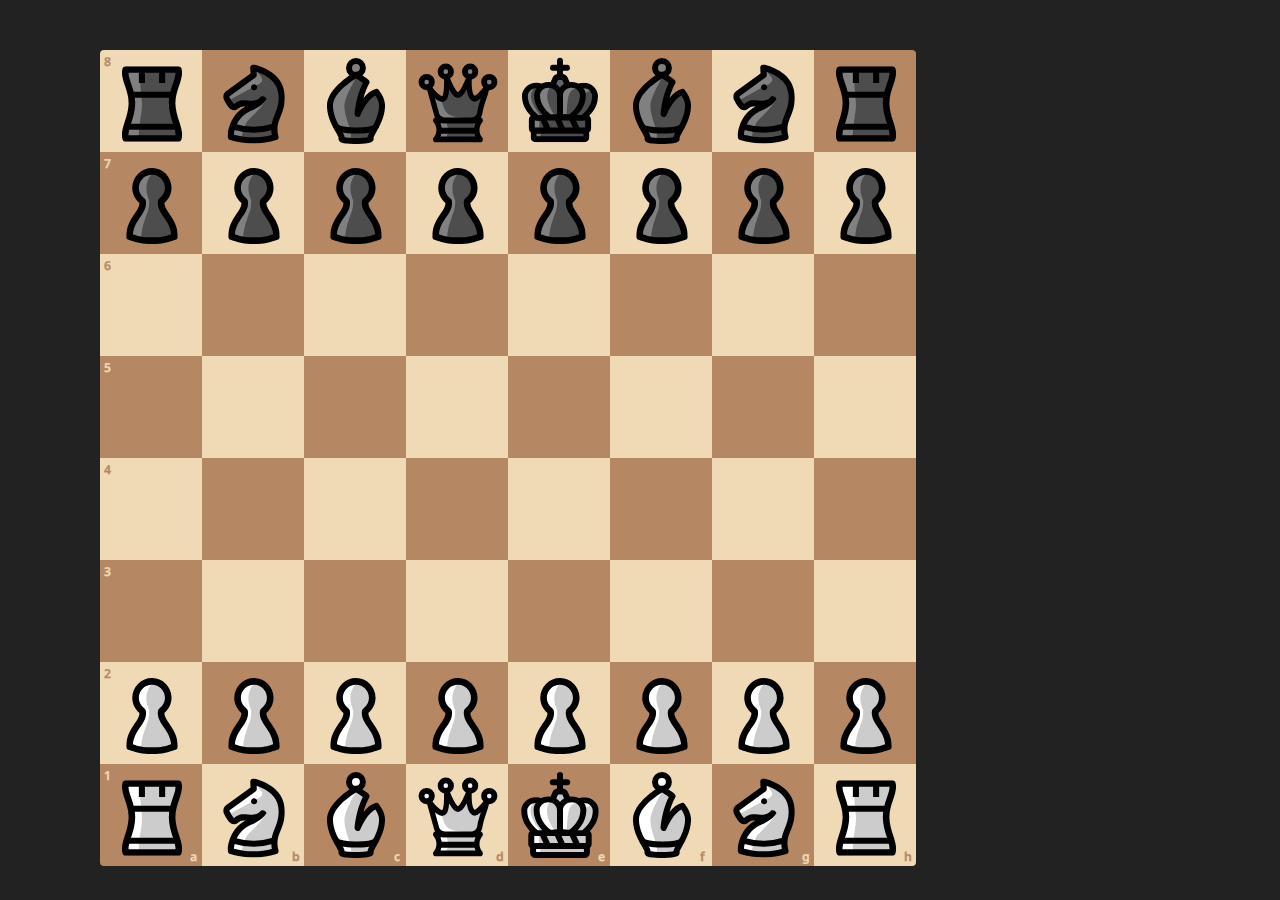
<file: assets/public_html/chess/index.html>
<!DOCTYPE html>
<html>
  <head>
    <meta charset="utf-8" />
    <title>Chess</title>
    <meta name="description" content="Custom chess board with a flexible rule system for easy creation of chess variants using JSON" />
    <meta name="viewport" content="width=device-width, initial-scale=1" />
    <!-- Stylesheets-->
    <link rel="stylesheet" href="css/vars.css" />
    <link rel="stylesheet" href="css/mainStyle.css" />
    <link rel="stylesheet" href="assets/pieces/Skribble.css" id="PieceStyle" />
    <link rel="stylesheet" href="css/Board.css" />
  </head>
  <body>
    <div id="board" class="board" oncontextmenu="return false;"></div>
  </body>
  <!-- JavaScript & JSON files-->
  <script type="text/javascript" src="js/jquery-3.6.1.min.js"></script>
  <script type="text/javascript" src="js/settings.js"></script>
  <script type="text/javascript" src="js/HTML.js"></script>
  <script type="text/javascript" src="js/Game/Game.js"></script>
  <script type="text/javascript" src="js/Game/Chessboard.js"></script>
  <script type="text/javascript" src="js/Game/Move-Generation.js"></script>

  <!-- Rules & Variants-->
  <script type="text/javascript" src="js/Game/Rules/standard.js"></script>

  <!-- main-->
  <script type="text/javascript" src="js/Game/main.js"></script>
</html>
</file>
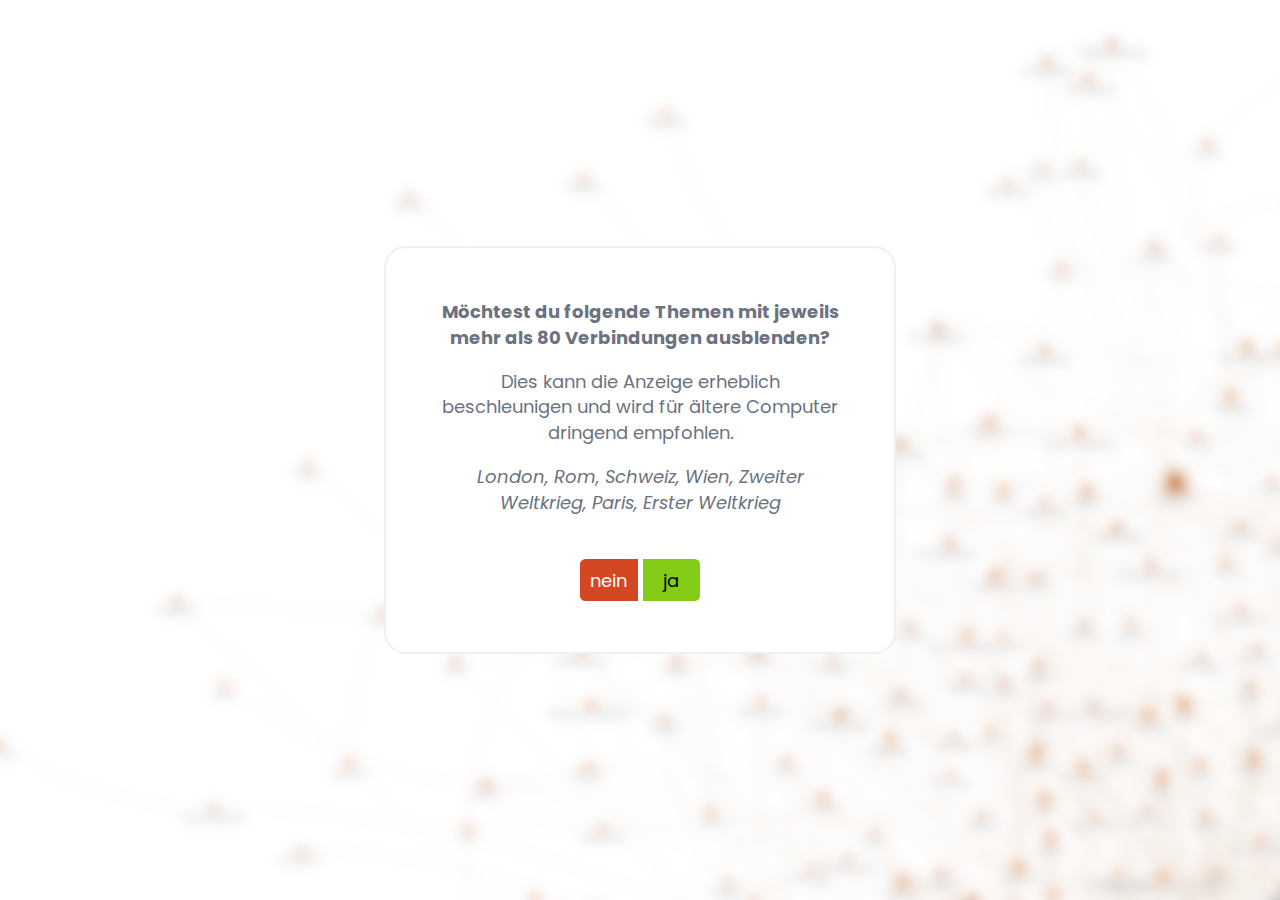
<file: assets/public_html/geschichte/index.html>
<!doctype html>
<html lang="en">
	<head>
		<meta charset="utf-8" />
		<link rel="icon" href="./favicon.png" />
		<meta name="viewport" content="width=device-width, initial-scale=1" />
		
		<link href="./_app/immutable/assets/0.BvjcX0nm.css" rel="stylesheet">
		<link href="./_app/immutable/assets/2.1JEOHauM.css" rel="stylesheet">
		<link rel="modulepreload" href="./_app/immutable/entry/start.B95hxodk.js">
		<link rel="modulepreload" href="./_app/immutable/chunks/entry.vg6_01ck.js">
		<link rel="modulepreload" href="./_app/immutable/chunks/scheduler.Cn-1KA9e.js">
		<link rel="modulepreload" href="./_app/immutable/entry/app.DumaHnsI.js">
		<link rel="modulepreload" href="./_app/immutable/chunks/index.B0-IbUf3.js">
		<link rel="modulepreload" href="./_app/immutable/nodes/0.Bw7M5MM7.js">
		<link rel="modulepreload" href="./_app/immutable/nodes/2.DVXsao-h.js">
	</head>
	<body data-sveltekit-preload-data="hover">
		<div style="display: contents">  <sveltekit:head data-svelte-h="svelte-9tukee"><title>GaG Flickenteppich</title></sveltekit:head> <div id="network" class="w-full h-full"></div> <div id="exclude-container" class="absolute  left-0 top-0 z-50 m-0 h-full w-full bg-white bg-cover bg-no-repeat p-0 text-center text-lg text-gray-500 transition-all duration-200 ease-in-out" style="background-image: url(file:///assets/preview_blurred.png);"><div id="exclude-flex" class="flex items-center justify-center w-full h-full"><section id="exclude-box" class="w-[40%] rounded-3xl border-2 border-light bg-white p-14 text-semilarge"><h3 class="mb-5 font-bold" data-svelte-h="svelte-1th0d6o">Möchtest du folgende Themen mit jeweils mehr als 80 Verbindungen ausblenden?</h3> <p class="mb-5" data-svelte-h="svelte-4mvyjm">Dies kann die Anzeige erheblich beschleunigen und wird für ältere Computer dringend
				empfohlen.</p> <p class="italic">London, Rom, Schweiz, Wien, Zweiter Weltkrieg, Paris, Erster Weltkrieg</p> <div class="mx-auto mb-0 mt-12 w-[95%] leading-normal"><button id="no" class="inline-block w-[15%] cursor-pointer rounded-l-md rounded-r-none bg-primary p-2 text-white svelte-1n1nqx9" data-svelte-h="svelte-ktwsix">nein</button> <button id="yes" class="inline-block w-[15%] cursor-pointer rounded-l-none rounded-r-md bg-lime-500 p-2 text-black svelte-1n1nqx9" data-svelte-h="svelte-1md17ip">ja</button></div></section></div> </div> <section class="w-1/4 h-full overflow-hidden shadow-default"><input type="text" id="search" class="relative w-full py-4 pl-4 font-sans text-xl text-center bg-center bg-no-repeat border-b-2 outline-none border-light" style="background: url(&quot;file:///assets/search.svg&quot;) 12px 50% / 20pt no-repeat white;" list="search-suggestions" spellcheck="false" placeholder="Finde ein Thema..." value=""> <datalist id="search-suggestions"></datalist>  <div class="overflow-x-hidde z-10 h-[calc(100%-58px)] w-full overflow-y-auto bg-white px-5"> <div id="intro"><a class="-mx-5 max-h-[25%] w-[calc(100%+2.5rem)] overflow-hidden" href="https://www.geschichte.fm" target="_blank"><img id="thumbnail" class="w-full" src="file:///assets/gag-logo.png" alt="Logo"></a> <h1 class="my-5 text-3xl font-bold" data-svelte-h="svelte-1xgp6wq">»Flickenteppich«</h1> <p class="text-default" data-svelte-h="svelte-v6ur3n">Diese Seite versucht den »Flickenteppich« des Podcasts 
		<a href="https://www.geschichte.fm" target="_blank" class="no-underline text-primary hover:underline">»Geschichten aus der Geschichte«</a>
		zu visualisieren.<br>
		Die Netzwerkvisualisierung basiert auf der
		<a href="https://de.wikipedia.org/wiki/Geschichten_aus_der_Geschichte_(Podcast)/Episodenliste" target="_blank" class="no-underline text-primary hover:underline"> Wikipedia-Episodenliste</a>
		des Podcasts und zeigt, welche Wikipedia-Artikel zu den erwähnten Themen sich gegenseitig verlinken.
		Dabei zeigen sich einige interessante Verbindungen...</p> <p id="stats" class="p-5 mt-10 -mb-2 text-center border-y-light text-default border-y-2 text-neutral-500"><b data-svelte-h="svelte-f0jzwh">Themen:</b>  0<br> <b data-svelte-h="svelte-1sjuvf5">Verbindungen:</b>  0</p> <div class="flex flex-wrap items-center justify-center"><a class="italic small-link svelte-77cjkg" href="https://github.com/Dr-Lego/gag-network" data-svelte-h="svelte-nf0g5y">Quellcode</a> <span class="dot small-link svelte-77cjkg" data-svelte-h="svelte-1cm44uo">·</span> <button class="italic small-link svelte-77cjkg" data-svelte-h="svelte-txptq">Credits</button> <span class="dot small-link svelte-77cjkg" data-svelte-h="svelte-1cm44uo">·</span> <a class="small-link svelte-77cjkg" href="https://alpharee.de/imprint" data-svelte-h="svelte-13h7e6l"><i>Impressum</i></a></div> </div>  <h1 class="mt-3 font-bold text-large"><a href="https://de.wikipedia.org/wiki/" target="_blank"></a></h1> <h2 class="mb-2.5 text-semilarge font-bold text-grey"><a href="https://en.wikipedia.org/wiki/" target="_blank"></a></h2>  <p class="mb-8 text-grey"></p> </div></section>  <div class="absolute pointer-events-none opacity-0 bottom-0 left-0 h-fit w-1/5 cursor-default overflow-y-auto rounded-tr-2xl bg-white p-4 shadow-default transition-all ease-in-out"><h3 class="mb-2.5 text-semilarge font-bold"><button class="hover:text-primary hover:underline">undefined</button>
		&gt;
		<button class="hover:text-primary hover:underline">undefined</button></h3> <p><!-- HTML_TAG_START --><!-- HTML_TAG_END --></p> </div> 
			
			<script>
				{
					__sveltekit_1wxdz83 = {
						base: new URL(".", location).pathname.slice(0, -1)
					};

					const element = document.currentScript.parentElement;

					const data = [null,null];

					Promise.all([
						import("./_app/immutable/entry/start.B95hxodk.js"),
						import("./_app/immutable/entry/app.DumaHnsI.js")
					]).then(([kit, app]) => {
						kit.start(app, element, {
							node_ids: [0, 2],
							data,
							form: null,
							error: null
						});
					});
				}
			</script>
		</div>
	</body>
</html>
</file>
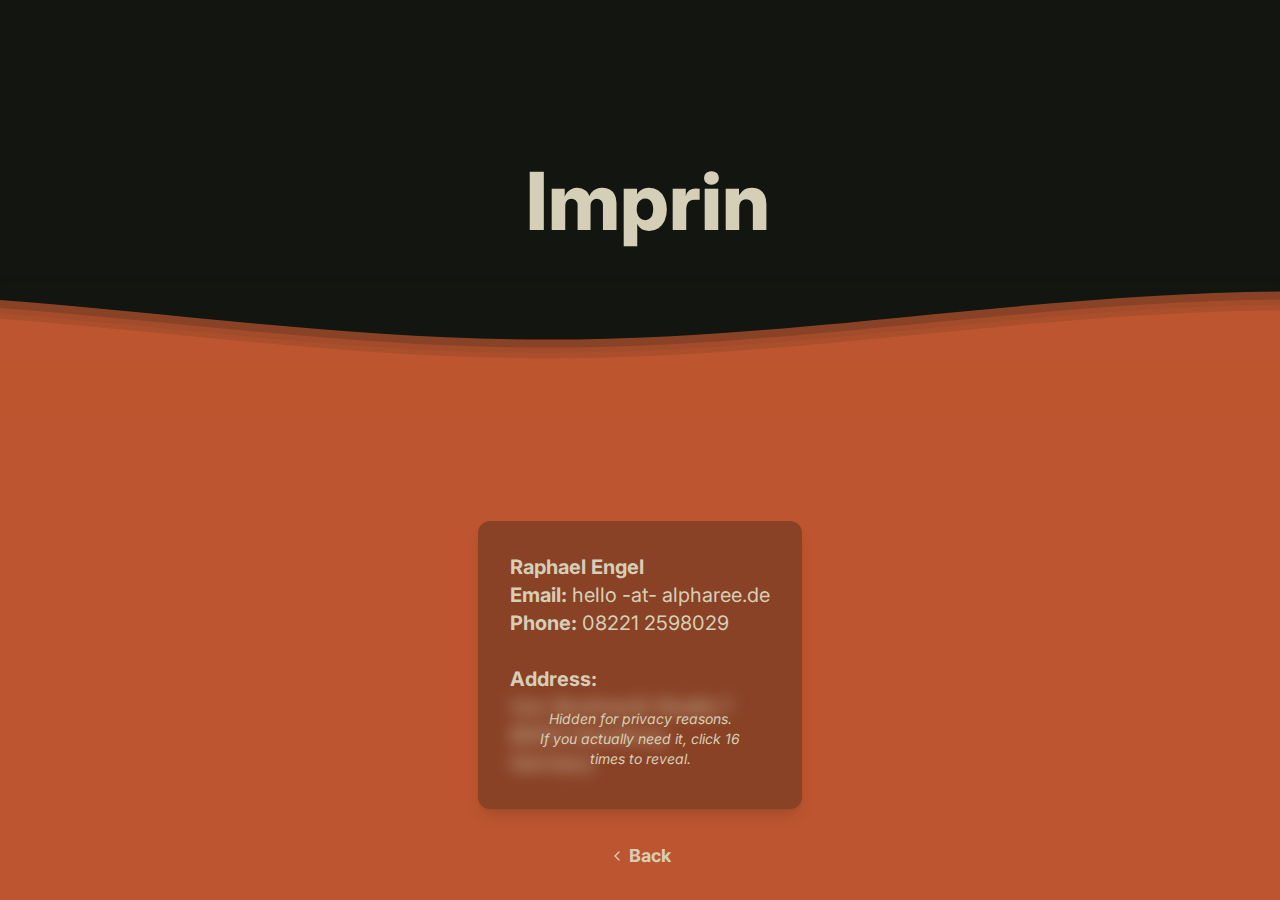
<file: assets/public_html/imprint/index.html>
<!DOCTYPE html>
<html lang="en">
  <head>
    <meta charset="utf-8" />
    <link rel="icon" href="../favicon.ico" />
    <meta name="viewport" content="width=device-width, initial-scale=1" />
    
		<link href="../_app/immutable/assets/0.SmrWNLNC.css" rel="stylesheet">
		<link href="../_app/immutable/assets/3.CKQVp3rb.css" rel="stylesheet">
		<link href="../_app/immutable/assets/TypewriterText.DMBulVst.css" rel="stylesheet">
		<link rel="modulepreload" href="../_app/immutable/entry/start.CHKDTSVX.js">
		<link rel="modulepreload" href="../_app/immutable/chunks/entry.VRholako.js">
		<link rel="modulepreload" href="../_app/immutable/chunks/scheduler.CIswCIRh.js">
		<link rel="modulepreload" href="../_app/immutable/entry/app.D_t9ugiQ.js">
		<link rel="modulepreload" href="../_app/immutable/chunks/index.CrqhKQ_D.js">
		<link rel="modulepreload" href="../_app/immutable/nodes/0.BffLTVHG.js">
		<link rel="modulepreload" href="../_app/immutable/nodes/3.y7ECfk61.js">
		<link rel="modulepreload" href="../_app/immutable/chunks/TypewriterText.C8_u37C6.js"><title>alpharee</title><!-- HEAD_svelte-rdfyjz_START --><!-- HEAD_svelte-rdfyjz_END -->
  </head>
  <body data-sveltekit-preload-data="hover">
    <div style="display: contents">   <section class="h-screen bg-rark text-reige overflow-hidden font-sans"><header class="fixed w-full flex justify-center items-center top-48"><b class="font-extrabold text-[5rem] leading-[0.45ex]"> <span></span></b></header> <div class="relative h-[75px] z-20" style="top: 297px; box-shadow:rgb(189, 86, 48) 0px 20px 20px 0px"><svg class="waves  svelte-kk6ibo" xmlns="http://www.w3.org/2000/svg" xmlns:xlink="http://www.w3.org/1999/xlink" viewBox="0 24 150 28" preserveAspectRatio="none" shape-rendering="auto"><defs><path id="gentle-wave" d="M-160 44c30 0 58-18 88-18s 58 18 88 18 58-18 88-18 58 18 88 18 v44h-352z"></path></defs><g class="parallax svelte-kk6ibo"><use xlink:href="#gentle-wave" x="48" y="0" fill="RGBA(189, 86, 48, 0.7)" class="svelte-kk6ibo"></use><use xlink:href="#gentle-wave" x="48" y="3" fill="RGBA(189, 86, 48, 0.5)" class="svelte-kk6ibo"></use><use xlink:href="#gentle-wave" x="48" y="5" fill="RGBA(189, 86, 48, 0.3)" class="svelte-kk6ibo"></use><use xlink:href="#gentle-wave" x="48" y="7" fill="RGBA(189, 86, 48, 1)" class="svelte-kk6ibo"></use></g></svg></div> <main class="fixed w-full bg-range p-8 overflow-y-auto custom-scrollbar svelte-9mlkz3" style="top: 372px; height: calc(100vh - 300px);"><div class="flex flex-col justify-center items-center max-w-4xl mx-auto mt-32"><script data-svelte-h="svelte-uny26d">export let project;</script> <div class="flex flex-col rounded-xl bg-rark bg-opacity-30 cursor-default shadow-lg"><div class="w-fit"><h3 class="w-fit p-8 text-xl text-reige transition-all duration-1000"><p><b>Raphael Engel</b></p> <p><b data-svelte-h="svelte-1rvsz9u">Email:</b> hello -at- alpharee.de</p> <p><b data-svelte-h="svelte-onawim">Phone:</b> 08221 2598029</p> <br> <b data-svelte-h="svelte-1cgtn0a">Address:</b> <div class="relative"><div class="blur select-none relative"><p>Von-Burkhardt-Straße 7</p> <p>89312 Günzburg</p> <p>Germany</p></div> <button class="pointer text-sm italic absolute inset-0 bg-opacity-50 p-4">Hidden for privacy reasons.<br> If you actually need it, click 16 times to reveal.</button></div></h3></div></div> <a class="mt-8 inline-flex items-center gap-x-1 text-lg font-bold rounded-lg border border-transparent focus:outline-none disabled:opacity-50 disabled:pointer-events-none text-reige transition-all hover:text-rark hover:text-opacity-30 focus:text-opacity-30 focus:text-rark" href="/" data-svelte-h="svelte-14161zu"><svg class="shrink-0 size-4" xmlns="http://www.w3.org/2000/svg" width="24" height="24" viewBox="0 0 24 24" fill="none" stroke="currentColor" stroke-width="2" stroke-linecap="round" stroke-linejoin="round"><path d="m15 18-6-6 6-6"></path></svg>
        Back</a></div></main> </section> 
			
			<script>
				{
					__sveltekit_1ts34e3 = {
						base: new URL("..", location).pathname.slice(0, -1)
					};

					const element = document.currentScript.parentElement;

					const data = [null,null];

					Promise.all([
						import("../_app/immutable/entry/start.CHKDTSVX.js"),
						import("../_app/immutable/entry/app.D_t9ugiQ.js")
					]).then(([kit, app]) => {
						kit.start(app, element, {
							node_ids: [0, 3],
							data,
							form: null,
							error: null
						});
					});
				}
			</script>
		</div>
  </body>
</html>
</file>
<file: assets/public_html/chess/css/vars.css>
@import url("https://fonts.googleapis.com/css2?family=Noto+Sans:ital,wght@0,400;0,500;0,600;1,400;1,500;1,600&display=swap");

:root {
  --light-square: #f0d9b5;
  --dark-square: #b58863;
  --square-size: 0;
  --board-size: 848px;
}
</file>
<file: assets/public_html/chess/css/mainStyle.css>
html,
body {
  font-family: Noto Sans, Arial, Helvetica, sans-serif;
  font-weight: 600;
  font-size: larger;
  color: white;
  background-color: #222222;
  text-align: center;
}

canvas {
  background-color: white;
  margin-top: 50px;
}
</file>
<file: assets/public_html/chess/assets/pieces/Skribble.css>
.pawn.white {background-image:url('[data-uri]')}
.knight.white {background-image:url('[data-uri]')}
.bishop.white {background-image:url('[data-uri]')}
.rook.white {background-image:url('[data-uri]')}
.queen.white {background-image:url('[data-uri]')}
.king.white {background-image:url('[data-uri]')}
.pawn.black {background-image:url('[data-uri]')}
.knight.black {background-image:url('[data-uri]')}
.bishop.black {background-image:url('[data-uri]')}
.rook.black {background-image:url('[data-uri]')}
.queen.black {background-image:url('[data-uri]')}
.king.black {background-image:url('[data-uri]')}
</file>
<file: assets/public_html/chess/css/Board.css>
.board {
    position: absolute;
    left: 100px;
    top: 50px;
    border-radius: 0.5%;
    background-size: cover;
    cursor: pointer;
    width: var(--board-size);
    height: var(--board-size);
}

#squares {
    width: 100%;
    height: 100%;
}

svg {
    position: absolute;
    top: 0;
    left: 0;
    pointer-events: none;
}

.coordinate-light, .coordinate-dark {
    stroke-width: 0.3;
    user-select: none;
}

.coordinate-light {
    fill: var(--light-square);
    stroke: var(--light-square);
}

.coordinate-dark {
    fill: var(--dark-square);
    stroke: var(--dark-square);
}

.move-help:hover {
    fill: rgba(20, 85, 30, 0.5);
}

piece {
    position: absolute;
    top: 0;
    left: 0;
    display: block;
    width: 12.5%;
    height: 12.5%;
    background-repeat: no-repeat;
    background-size: cover;
    pointer-events: none;
}

square {
    width: var(--square-size);
    height: var(--square-size);
    position: absolute;
    left: 0;
    top: 0;
}

square.selected {
    background-color: rgba(20, 85, 30, 0.5);
}

square.move-dest, square.take.move-dest {
    background-size: 100% 100%;
    background-position: center;
    transition: background-size 0.2s;
}

square.move-dest {
    background-image: radial-gradient(rgba(20, 85, 30, 0.5) 19%, rgba(0, 0, 0, 0) 20%);
}

square.take.move-dest {
    background-image: radial-gradient(transparent 0%, transparent 75%, rgba(20, 85, 0, 0.3) 76%);
}

square.move-dest:hover {
    background-size: 125% 125%;
}

square.take.move-dest:hover {
    background-size: 105% 105%;
}
</file>
<file: assets/public_html/geschichte/_app/immutable/assets/0.BvjcX0nm.css>
@import"https://fonts.googleapis.com/css2?family=Poppins:ital,wght@0,100;0,200;0,300;0,400;0,500;0,600;0,700;0,800;0,900;1,100;1,200;1,300;1,400;1,500;1,600;1,700;1,800;1,900&display=swap";*,:before,:after{--tw-border-spacing-x: 0;--tw-border-spacing-y: 0;--tw-translate-x: 0;--tw-translate-y: 0;--tw-rotate: 0;--tw-skew-x: 0;--tw-skew-y: 0;--tw-scale-x: 1;--tw-scale-y: 1;--tw-pan-x: ;--tw-pan-y: ;--tw-pinch-zoom: ;--tw-scroll-snap-strictness: proximity;--tw-gradient-from-position: ;--tw-gradient-via-position: ;--tw-gradient-to-position: ;--tw-ordinal: ;--tw-slashed-zero: ;--tw-numeric-figure: ;--tw-numeric-spacing: ;--tw-numeric-fraction: ;--tw-ring-inset: ;--tw-ring-offset-width: 0px;--tw-ring-offset-color: #fff;--tw-ring-color: rgb(59 130 246 / .5);--tw-ring-offset-shadow: 0 0 #0000;--tw-ring-shadow: 0 0 #0000;--tw-shadow: 0 0 #0000;--tw-shadow-colored: 0 0 #0000;--tw-blur: ;--tw-brightness: ;--tw-contrast: ;--tw-grayscale: ;--tw-hue-rotate: ;--tw-invert: ;--tw-saturate: ;--tw-sepia: ;--tw-drop-shadow: ;--tw-backdrop-blur: ;--tw-backdrop-brightness: ;--tw-backdrop-contrast: ;--tw-backdrop-grayscale: ;--tw-backdrop-hue-rotate: ;--tw-backdrop-invert: ;--tw-backdrop-opacity: ;--tw-backdrop-saturate: ;--tw-backdrop-sepia: ;--tw-contain-size: ;--tw-contain-layout: ;--tw-contain-paint: ;--tw-contain-style: }::backdrop{--tw-border-spacing-x: 0;--tw-border-spacing-y: 0;--tw-translate-x: 0;--tw-translate-y: 0;--tw-rotate: 0;--tw-skew-x: 0;--tw-skew-y: 0;--tw-scale-x: 1;--tw-scale-y: 1;--tw-pan-x: ;--tw-pan-y: ;--tw-pinch-zoom: ;--tw-scroll-snap-strictness: proximity;--tw-gradient-from-position: ;--tw-gradient-via-position: ;--tw-gradient-to-position: ;--tw-ordinal: ;--tw-slashed-zero: ;--tw-numeric-figure: ;--tw-numeric-spacing: ;--tw-numeric-fraction: ;--tw-ring-inset: ;--tw-ring-offset-width: 0px;--tw-ring-offset-color: #fff;--tw-ring-color: rgb(59 130 246 / .5);--tw-ring-offset-shadow: 0 0 #0000;--tw-ring-shadow: 0 0 #0000;--tw-shadow: 0 0 #0000;--tw-shadow-colored: 0 0 #0000;--tw-blur: ;--tw-brightness: ;--tw-contrast: ;--tw-grayscale: ;--tw-hue-rotate: ;--tw-invert: ;--tw-saturate: ;--tw-sepia: ;--tw-drop-shadow: ;--tw-backdrop-blur: ;--tw-backdrop-brightness: ;--tw-backdrop-contrast: ;--tw-backdrop-grayscale: ;--tw-backdrop-hue-rotate: ;--tw-backdrop-invert: ;--tw-backdrop-opacity: ;--tw-backdrop-saturate: ;--tw-backdrop-sepia: ;--tw-contain-size: ;--tw-contain-layout: ;--tw-contain-paint: ;--tw-contain-style: }*,:before,:after{box-sizing:border-box;border-width:0;border-style:solid;border-color:#e5e7eb}:before,:after{--tw-content: ""}html,:host{line-height:1.5;-webkit-text-size-adjust:100%;-moz-tab-size:4;-o-tab-size:4;tab-size:4;font-family:Poppins,Arial,Helvetica,sans-serif;font-feature-settings:normal;font-variation-settings:normal;-webkit-tap-highlight-color:transparent}body{margin:0;line-height:inherit}hr{height:0;color:inherit;border-top-width:1px}abbr:where([title]){-webkit-text-decoration:underline dotted;text-decoration:underline dotted}h1,h2,h3,h4,h5,h6{font-size:inherit;font-weight:inherit}a{color:inherit;text-decoration:inherit}b,strong{font-weight:bolder}code,kbd,samp,pre{font-family:ui-monospace,SFMono-Regular,Menlo,Monaco,Consolas,Liberation Mono,Courier New,monospace;font-feature-settings:normal;font-variation-settings:normal;font-size:1em}small{font-size:80%}sub,sup{font-size:75%;line-height:0;position:relative;vertical-align:baseline}sub{bottom:-.25em}sup{top:-.5em}table{text-indent:0;border-color:inherit;border-collapse:collapse}button,input,optgroup,select,textarea{font-family:inherit;font-feature-settings:inherit;font-variation-settings:inherit;font-size:100%;font-weight:inherit;line-height:inherit;letter-spacing:inherit;color:inherit;margin:0;padding:0}button,select{text-transform:none}button,input:where([type=button]),input:where([type=reset]),input:where([type=submit]){-webkit-appearance:button;background-color:transparent;background-image:none}:-moz-focusring{outline:auto}:-moz-ui-invalid{box-shadow:none}progress{vertical-align:baseline}::-webkit-inner-spin-button,::-webkit-outer-spin-button{height:auto}[type=search]{-webkit-appearance:textfield;outline-offset:-2px}::-webkit-search-decoration{-webkit-appearance:none}::-webkit-file-upload-button{-webkit-appearance:button;font:inherit}summary{display:list-item}blockquote,dl,dd,h1,h2,h3,h4,h5,h6,hr,figure,p,pre{margin:0}fieldset{margin:0;padding:0}legend{padding:0}ol,ul,menu{list-style:none;margin:0;padding:0}dialog{padding:0}textarea{resize:vertical}input::-moz-placeholder,textarea::-moz-placeholder{opacity:1;color:#9ca3af}input::placeholder,textarea::placeholder{opacity:1;color:#9ca3af}button,[role=button]{cursor:pointer}:disabled{cursor:default}img,svg,video,canvas,audio,iframe,embed,object{display:block;vertical-align:middle}img,video{max-width:100%;height:auto}[hidden]:where(:not([hidden=until-found])){display:none}.container{width:100%}@media (min-width: 640px){.container{max-width:640px}}@media (min-width: 768px){.container{max-width:768px}}@media (min-width: 1024px){.container{max-width:1024px}}@media (min-width: 1280px){.container{max-width:1280px}}@media (min-width: 1536px){.container{max-width:1536px}}.pointer-events-none{pointer-events:none}.pointer-events-auto{pointer-events:auto}.visible{visibility:visible}.collapse{visibility:collapse}.static{position:static}.fixed{position:fixed}.absolute{position:absolute}.relative{position:relative}.bottom-0{bottom:0}.left-0{left:0}.left-1\/2{left:50%}.right-5{right:1.25rem}.top-0{top:0}.top-1\/2{top:50%}.isolate{isolation:isolate}.z-10{z-index:10}.z-50{z-index:50}.m-0{margin:0}.-mx-5{margin-left:-1.25rem;margin-right:-1.25rem}.mx-auto{margin-left:auto;margin-right:auto}.my-1{margin-top:.25rem;margin-bottom:.25rem}.my-5{margin-top:1.25rem;margin-bottom:1.25rem}.-mb-2{margin-bottom:-.5rem}.mb-0{margin-bottom:0}.mb-2\.5{margin-bottom:.625rem}.mb-5{margin-bottom:1.25rem}.mb-8{margin-bottom:2rem}.ml-2\.5{margin-left:.625rem}.mr-2\.5{margin-right:.625rem}.mt-10{margin-top:2.5rem}.mt-12{margin-top:3rem}.mt-2{margin-top:.5rem}.mt-3{margin-top:.75rem}.block{display:block}.inline-block{display:inline-block}.inline{display:inline}.flex{display:flex}.table{display:table}.contents{display:contents}.hidden{display:none}.h-24{height:6rem}.h-\[calc\(100\%-58px\)\]{height:calc(100% - 58px)}.h-fit{height:-moz-fit-content;height:fit-content}.h-full{height:100%}.max-h-\[25\%\]{max-height:25%}.max-h-full{max-height:100%}.w-1\/4{width:25%}.w-1\/5{width:20%}.w-24{width:6rem}.w-\[15\%\]{width:15%}.w-\[40\%\]{width:40%}.w-\[95\%\]{width:95%}.w-\[calc\(100\%\+2\.5rem\)\]{width:calc(100% + 2.5rem)}.w-fit{width:-moz-fit-content;width:fit-content}.w-full{width:100%}.flex-shrink-0{flex-shrink:0}.shrink{flex-shrink:1}.flex-grow,.grow{flex-grow:1}.-translate-x-1\/2{--tw-translate-x: -50%;transform:translate(var(--tw-translate-x),var(--tw-translate-y)) rotate(var(--tw-rotate)) skew(var(--tw-skew-x)) skewY(var(--tw-skew-y)) scaleX(var(--tw-scale-x)) scaleY(var(--tw-scale-y))}.-translate-y-1\/2{--tw-translate-y: -50%;transform:translate(var(--tw-translate-x),var(--tw-translate-y)) rotate(var(--tw-rotate)) skew(var(--tw-skew-x)) skewY(var(--tw-skew-y)) scaleX(var(--tw-scale-x)) scaleY(var(--tw-scale-y))}.transform{transform:translate(var(--tw-translate-x),var(--tw-translate-y)) rotate(var(--tw-rotate)) skew(var(--tw-skew-x)) skewY(var(--tw-skew-y)) scaleX(var(--tw-scale-x)) scaleY(var(--tw-scale-y))}.cursor-default{cursor:default}.cursor-pointer{cursor:pointer}.flex-row{flex-direction:row}.flex-wrap{flex-wrap:wrap}.content-between{align-content:space-between}.items-center{align-items:center}.justify-start{justify-content:flex-start}.justify-center{justify-content:center}.overflow-hidden{overflow:hidden}.overflow-y-auto{overflow-y:auto}.text-nowrap{text-wrap:nowrap}.rounded-3xl{border-radius:1.5rem}.rounded-lg{border-radius:.5rem}.rounded-md{border-radius:.375rem}.rounded-l-lg{border-top-left-radius:.5rem;border-bottom-left-radius:.5rem}.rounded-l-md{border-top-left-radius:.375rem;border-bottom-left-radius:.375rem}.rounded-l-none{border-top-left-radius:0;border-bottom-left-radius:0}.rounded-r-md{border-top-right-radius:.375rem;border-bottom-right-radius:.375rem}.rounded-r-none{border-top-right-radius:0;border-bottom-right-radius:0}.rounded-tr-2xl{border-top-right-radius:1rem}.border{border-width:1px}.border-2{border-width:2px}.border-y-2{border-top-width:2px;border-bottom-width:2px}.border-b-2{border-bottom-width:2px}.border-light{--tw-border-opacity: 1;border-color:rgb(240 240 240 / var(--tw-border-opacity))}.border-y-light{--tw-border-opacity: 1;border-top-color:rgb(240 240 240 / var(--tw-border-opacity));border-bottom-color:rgb(240 240 240 / var(--tw-border-opacity))}.bg-\[rgb\(245\,245\,245\)\]{--tw-bg-opacity: 1;background-color:rgb(245 245 245 / var(--tw-bg-opacity))}.bg-black{--tw-bg-opacity: 1;background-color:rgb(0 0 0 / var(--tw-bg-opacity))}.bg-lime-500{--tw-bg-opacity: 1;background-color:rgb(132 204 22 / var(--tw-bg-opacity))}.bg-primary{--tw-bg-opacity: 1;background-color:rgb(211 72 35 / var(--tw-bg-opacity))}.bg-white{--tw-bg-opacity: 1;background-color:rgb(255 255 255 / var(--tw-bg-opacity))}.bg-opacity-50{--tw-bg-opacity: .5}.bg-contain{background-size:contain}.bg-cover{background-size:cover}.bg-center{background-position:center}.bg-no-repeat{background-repeat:no-repeat}.object-cover{-o-object-fit:cover;object-fit:cover}.p-0{padding:0}.p-14{padding:3.5rem}.p-2{padding:.5rem}.p-2\.5{padding:.625rem}.p-4{padding:1rem}.p-5{padding:1.25rem}.px-2{padding-left:.5rem;padding-right:.5rem}.px-5{padding-left:1.25rem;padding-right:1.25rem}.py-1{padding-top:.25rem;padding-bottom:.25rem}.py-4{padding-top:1rem;padding-bottom:1rem}.pl-4{padding-left:1rem}.text-center{text-align:center}.font-sans{font-family:Poppins,Arial,Helvetica,sans-serif}.text-3xl{font-size:1.875rem;line-height:2.25rem}.text-\[80\%\]{font-size:80%}.text-default{font-size:11pt}.text-large{font-size:xx-large}.text-lg{font-size:1.125rem;line-height:1.75rem}.text-semilarge{font-size:large}.text-xl{font-size:1.25rem;line-height:1.75rem}.font-bold{font-weight:700}.font-normal{font-weight:400}.italic{font-style:italic}.leading-normal{line-height:1.5}.text-black{--tw-text-opacity: 1;color:rgb(0 0 0 / var(--tw-text-opacity))}.text-gray-500{--tw-text-opacity: 1;color:rgb(107 114 128 / var(--tw-text-opacity))}.text-grey{--tw-text-opacity: 1;color:rgb(128 128 128 / var(--tw-text-opacity))}.text-lightgrey{--tw-text-opacity: 1;color:rgb(211 211 211 / var(--tw-text-opacity))}.text-neutral-500{--tw-text-opacity: 1;color:rgb(115 115 115 / var(--tw-text-opacity))}.text-primary{--tw-text-opacity: 1;color:rgb(211 72 35 / var(--tw-text-opacity))}.text-white{--tw-text-opacity: 1;color:rgb(255 255 255 / var(--tw-text-opacity))}.no-underline{text-decoration-line:none}.opacity-0{opacity:0}.opacity-100{opacity:1}.bg-blend-overlay{background-blend-mode:overlay}.shadow{--tw-shadow: 0 1px 3px 0 rgb(0 0 0 / .1), 0 1px 2px -1px rgb(0 0 0 / .1);--tw-shadow-colored: 0 1px 3px 0 var(--tw-shadow-color), 0 1px 2px -1px var(--tw-shadow-color);box-shadow:var(--tw-ring-offset-shadow, 0 0 #0000),var(--tw-ring-shadow, 0 0 #0000),var(--tw-shadow)}.shadow-default{--tw-shadow: 0 0 15px -5px rgba(128, 128, 128, 1);--tw-shadow-colored: 0 0 15px -5px var(--tw-shadow-color);box-shadow:var(--tw-ring-offset-shadow, 0 0 #0000),var(--tw-ring-shadow, 0 0 #0000),var(--tw-shadow)}.outline-none{outline:2px solid transparent;outline-offset:2px}.ring{--tw-ring-offset-shadow: var(--tw-ring-inset) 0 0 0 var(--tw-ring-offset-width) var(--tw-ring-offset-color);--tw-ring-shadow: var(--tw-ring-inset) 0 0 0 calc(3px + var(--tw-ring-offset-width)) var(--tw-ring-color);box-shadow:var(--tw-ring-offset-shadow),var(--tw-ring-shadow),var(--tw-shadow, 0 0 #0000)}.blur{--tw-blur: blur(8px);filter:var(--tw-blur) var(--tw-brightness) var(--tw-contrast) var(--tw-grayscale) var(--tw-hue-rotate) var(--tw-invert) var(--tw-saturate) var(--tw-sepia) var(--tw-drop-shadow)}.filter{filter:var(--tw-blur) var(--tw-brightness) var(--tw-contrast) var(--tw-grayscale) var(--tw-hue-rotate) var(--tw-invert) var(--tw-saturate) var(--tw-sepia) var(--tw-drop-shadow)}.transition{transition-property:color,background-color,border-color,text-decoration-color,fill,stroke,opacity,box-shadow,transform,filter,-webkit-backdrop-filter;transition-property:color,background-color,border-color,text-decoration-color,fill,stroke,opacity,box-shadow,transform,filter,backdrop-filter;transition-property:color,background-color,border-color,text-decoration-color,fill,stroke,opacity,box-shadow,transform,filter,backdrop-filter,-webkit-backdrop-filter;transition-timing-function:cubic-bezier(.4,0,.2,1);transition-duration:.15s}.transition-all{transition-property:all;transition-timing-function:cubic-bezier(.4,0,.2,1);transition-duration:.15s}.duration-200{transition-duration:.2s}.ease-in-out{transition-timing-function:cubic-bezier(.4,0,.2,1)}html,body{font-size:11pt;font-family:Poppins,Arial,Helvetica,sans-serif;height:100%;width:100%;display:flex;flex-direction:row;margin:0}.no-underline{text-decoration:none}.hover\:text-primary:hover{--tw-text-opacity: 1;color:rgb(211 72 35 / var(--tw-text-opacity))}.hover\:underline:hover{text-decoration-line:underline}
</file>
<file: assets/public_html/geschichte/_app/immutable/assets/2.1JEOHauM.css>
.small-link.svelte-77cjkg{text-align:center;color:gray;cursor:pointer;margin-top:20px;font-size:.7rem;text-decoration:none;display:inline-block}.dot.svelte-77cjkg{font-weight:900;margin-left:5px;margin-right:5px}button.svelte-1n1nqx9{transition:width .2s ease-in-out}button.svelte-1n1nqx9:hover{width:20%}.highlighted{background:#ff0}
</file>
<file: assets/public_html/_app/immutable/assets/0.SmrWNLNC.css>
@import"https://fonts.googleapis.com/css2?family=Inter:ital,opsz,wght@0,14..32,100..900;1,14..32,100..900&family=Lato:ital,wght@0,100;0,300;0,400;0,700;0,900;1,100;1,300;1,400;1,700;1,900&family=Merriweather:ital,wght@0,300;0,400;0,700;0,900;1,300;1,400;1,700;1,900&display=swap";*,:before,:after{box-sizing:border-box;border-width:0;border-style:solid;border-color:#e5e7eb}:before,:after{--tw-content: ""}html,:host{line-height:1.5;-webkit-text-size-adjust:100%;-moz-tab-size:4;-o-tab-size:4;tab-size:4;font-family:Inter,sans-serif;font-feature-settings:normal;font-variation-settings:normal;-webkit-tap-highlight-color:transparent}body{margin:0;line-height:inherit}hr{height:0;color:inherit;border-top-width:1px}abbr:where([title]){-webkit-text-decoration:underline dotted;text-decoration:underline dotted}h1,h2,h3,h4,h5,h6{font-size:inherit;font-weight:inherit}a{color:inherit;text-decoration:inherit}b,strong{font-weight:bolder}code,kbd,samp,pre{font-family:ui-monospace,SFMono-Regular,Menlo,Monaco,Consolas,Liberation Mono,Courier New,monospace;font-feature-settings:normal;font-variation-settings:normal;font-size:1em}small{font-size:80%}sub,sup{font-size:75%;line-height:0;position:relative;vertical-align:baseline}sub{bottom:-.25em}sup{top:-.5em}table{text-indent:0;border-color:inherit;border-collapse:collapse}button,input,optgroup,select,textarea{font-family:inherit;font-feature-settings:inherit;font-variation-settings:inherit;font-size:100%;font-weight:inherit;line-height:inherit;letter-spacing:inherit;color:inherit;margin:0;padding:0}button,select{text-transform:none}button,input:where([type=button]),input:where([type=reset]),input:where([type=submit]){-webkit-appearance:button;background-color:transparent;background-image:none}:-moz-focusring{outline:auto}:-moz-ui-invalid{box-shadow:none}progress{vertical-align:baseline}::-webkit-inner-spin-button,::-webkit-outer-spin-button{height:auto}[type=search]{-webkit-appearance:textfield;outline-offset:-2px}::-webkit-search-decoration{-webkit-appearance:none}::-webkit-file-upload-button{-webkit-appearance:button;font:inherit}summary{display:list-item}blockquote,dl,dd,h1,h2,h3,h4,h5,h6,hr,figure,p,pre{margin:0}fieldset{margin:0;padding:0}legend{padding:0}ol,ul,menu{list-style:none;margin:0;padding:0}dialog{padding:0}textarea{resize:vertical}input::-moz-placeholder,textarea::-moz-placeholder{opacity:1;color:#9ca3af}input::placeholder,textarea::placeholder{opacity:1;color:#9ca3af}button,[role=button]{cursor:pointer}:disabled{cursor:default}img,svg,video,canvas,audio,iframe,embed,object{display:block;vertical-align:middle}img,video{max-width:100%;height:auto}[hidden]{display:none}*,:before,:after{--tw-border-spacing-x: 0;--tw-border-spacing-y: 0;--tw-translate-x: 0;--tw-translate-y: 0;--tw-rotate: 0;--tw-skew-x: 0;--tw-skew-y: 0;--tw-scale-x: 1;--tw-scale-y: 1;--tw-pan-x: ;--tw-pan-y: ;--tw-pinch-zoom: ;--tw-scroll-snap-strictness: proximity;--tw-gradient-from-position: ;--tw-gradient-via-position: ;--tw-gradient-to-position: ;--tw-ordinal: ;--tw-slashed-zero: ;--tw-numeric-figure: ;--tw-numeric-spacing: ;--tw-numeric-fraction: ;--tw-ring-inset: ;--tw-ring-offset-width: 0px;--tw-ring-offset-color: #fff;--tw-ring-color: rgb(59 130 246 / .5);--tw-ring-offset-shadow: 0 0 #0000;--tw-ring-shadow: 0 0 #0000;--tw-shadow: 0 0 #0000;--tw-shadow-colored: 0 0 #0000;--tw-blur: ;--tw-brightness: ;--tw-contrast: ;--tw-grayscale: ;--tw-hue-rotate: ;--tw-invert: ;--tw-saturate: ;--tw-sepia: ;--tw-drop-shadow: ;--tw-backdrop-blur: ;--tw-backdrop-brightness: ;--tw-backdrop-contrast: ;--tw-backdrop-grayscale: ;--tw-backdrop-hue-rotate: ;--tw-backdrop-invert: ;--tw-backdrop-opacity: ;--tw-backdrop-saturate: ;--tw-backdrop-sepia: ;--tw-contain-size: ;--tw-contain-layout: ;--tw-contain-paint: ;--tw-contain-style: }::backdrop{--tw-border-spacing-x: 0;--tw-border-spacing-y: 0;--tw-translate-x: 0;--tw-translate-y: 0;--tw-rotate: 0;--tw-skew-x: 0;--tw-skew-y: 0;--tw-scale-x: 1;--tw-scale-y: 1;--tw-pan-x: ;--tw-pan-y: ;--tw-pinch-zoom: ;--tw-scroll-snap-strictness: proximity;--tw-gradient-from-position: ;--tw-gradient-via-position: ;--tw-gradient-to-position: ;--tw-ordinal: ;--tw-slashed-zero: ;--tw-numeric-figure: ;--tw-numeric-spacing: ;--tw-numeric-fraction: ;--tw-ring-inset: ;--tw-ring-offset-width: 0px;--tw-ring-offset-color: #fff;--tw-ring-color: rgb(59 130 246 / .5);--tw-ring-offset-shadow: 0 0 #0000;--tw-ring-shadow: 0 0 #0000;--tw-shadow: 0 0 #0000;--tw-shadow-colored: 0 0 #0000;--tw-blur: ;--tw-brightness: ;--tw-contrast: ;--tw-grayscale: ;--tw-hue-rotate: ;--tw-invert: ;--tw-saturate: ;--tw-sepia: ;--tw-drop-shadow: ;--tw-backdrop-blur: ;--tw-backdrop-brightness: ;--tw-backdrop-contrast: ;--tw-backdrop-grayscale: ;--tw-backdrop-hue-rotate: ;--tw-backdrop-invert: ;--tw-backdrop-opacity: ;--tw-backdrop-saturate: ;--tw-backdrop-sepia: ;--tw-contain-size: ;--tw-contain-layout: ;--tw-contain-paint: ;--tw-contain-style: }.fixed{position:fixed}.absolute{position:absolute}.relative{position:relative}.inset-0{top:0;right:0;bottom:0;left:0}.bottom-0{bottom:0}.left-0{left:0}.right-0{right:0}.top-36{top:9rem}.top-48{top:12rem}.-z-10{z-index:-10}.z-10{z-index:10}.z-20{z-index:20}.mx-auto{margin-left:auto;margin-right:auto}.-mb-1{margin-bottom:-.25rem}.-ml-2{margin-left:-.5rem}.-mr-1{margin-right:-.25rem}.mb-32{margin-bottom:8rem}.mb-4{margin-bottom:1rem}.mb-64{margin-bottom:16rem}.ml-2{margin-left:.5rem}.mr-3{margin-right:.75rem}.mt-1{margin-top:.25rem}.mt-24{margin-top:6rem}.mt-32{margin-top:8rem}.mt-8{margin-top:2rem}.mt-auto{margin-top:auto}.block{display:block}.inline-block{display:inline-block}.flex{display:flex}.inline-flex{display:inline-flex}.grid{display:grid}.contents{display:contents}.hidden{display:none}.size-4{width:1rem;height:1rem}.h-12{height:3rem}.h-2{height:.5rem}.h-40{height:10rem}.h-48{height:12rem}.h-8{height:2rem}.h-\[75px\]{height:75px}.h-full{height:100%}.h-screen{height:100vh}.w-12{width:3rem}.w-48{width:12rem}.w-8{width:2rem}.w-fit{width:-moz-fit-content;width:fit-content}.w-full{width:100%}.max-w-4xl{max-width:56rem}.flex-1{flex:1 1 0%}.shrink-0{flex-shrink:0}.flex-grow{flex-grow:1}.origin-top-right{transform-origin:top right}.-translate-x-full{--tw-translate-x: -100%;transform:translate(var(--tw-translate-x),var(--tw-translate-y)) rotate(var(--tw-rotate)) skew(var(--tw-skew-x)) skewY(var(--tw-skew-y)) scaleX(var(--tw-scale-x)) scaleY(var(--tw-scale-y))}.translate-y-12{--tw-translate-y: 3rem;transform:translate(var(--tw-translate-x),var(--tw-translate-y)) rotate(var(--tw-rotate)) skew(var(--tw-skew-x)) skewY(var(--tw-skew-y)) scaleX(var(--tw-scale-x)) scaleY(var(--tw-scale-y))}.-rotate-90{--tw-rotate: -90deg;transform:translate(var(--tw-translate-x),var(--tw-translate-y)) rotate(var(--tw-rotate)) skew(var(--tw-skew-x)) skewY(var(--tw-skew-y)) scaleX(var(--tw-scale-x)) scaleY(var(--tw-scale-y))}.transform{transform:translate(var(--tw-translate-x),var(--tw-translate-y)) rotate(var(--tw-rotate)) skew(var(--tw-skew-x)) skewY(var(--tw-skew-y)) scaleX(var(--tw-scale-x)) scaleY(var(--tw-scale-y))}.cursor-default{cursor:default}.cursor-pointer{cursor:pointer}.select-none{-webkit-user-select:none;-moz-user-select:none;user-select:none}.resize{resize:both}.grid-cols-1{grid-template-columns:repeat(1,minmax(0,1fr))}.flex-row{flex-direction:row}.flex-col{flex-direction:column}.items-center{align-items:center}.justify-center{justify-content:center}.justify-between{justify-content:space-between}.gap-8{gap:2rem}.gap-x-1{-moz-column-gap:.25rem;column-gap:.25rem}.space-x-4>:not([hidden])~:not([hidden]){--tw-space-x-reverse: 0;margin-right:calc(1rem * var(--tw-space-x-reverse));margin-left:calc(1rem * calc(1 - var(--tw-space-x-reverse)))}.space-y-6>:not([hidden])~:not([hidden]){--tw-space-y-reverse: 0;margin-top:calc(1.5rem * calc(1 - var(--tw-space-y-reverse)));margin-bottom:calc(1.5rem * var(--tw-space-y-reverse))}.overflow-hidden{overflow:hidden}.overflow-y-auto{overflow-y:auto}.rounded-full{border-radius:9999px}.rounded-lg{border-radius:.5rem}.rounded-xl{border-radius:.75rem}.rounded-t-xl{border-top-left-radius:.75rem;border-top-right-radius:.75rem}.border{border-width:1px}.border-2{border-width:2px}.border-rark{--tw-border-opacity: 1;border-color:rgb(18 21 16 / var(--tw-border-opacity))}.border-transparent{border-color:transparent}.bg-range{--tw-bg-opacity: 1;background-color:rgb(189 86 48 / var(--tw-bg-opacity))}.bg-rark{--tw-bg-opacity: 1;background-color:rgb(18 21 16 / var(--tw-bg-opacity))}.bg-reige{--tw-bg-opacity: 1;background-color:rgb(214 207 183 / var(--tw-bg-opacity))}.bg-opacity-20{--tw-bg-opacity: .2}.bg-opacity-30{--tw-bg-opacity: .3}.bg-opacity-40{--tw-bg-opacity: .4}.bg-opacity-50{--tw-bg-opacity: .5}.bg-cover{background-size:cover}.bg-center{background-position:center}.p-3{padding:.75rem}.p-4{padding:1rem}.p-6{padding:1.5rem}.p-8{padding:2rem}.px-5{padding-left:1.25rem;padding-right:1.25rem}.py-3{padding-top:.75rem;padding-bottom:.75rem}.text-center{text-align:center}.font-sans{font-family:Inter,sans-serif}.font-serif{font-family:Merriweather,serif}.text-2xl{font-size:1.5rem;line-height:2rem}.text-6xl{font-size:3.75rem;line-height:1}.text-\[14rem\]{font-size:14rem}.text-\[5rem\]{font-size:5rem}.text-lg{font-size:1.125rem;line-height:1.75rem}.text-sm{font-size:.875rem;line-height:1.25rem}.text-xl{font-size:1.25rem;line-height:1.75rem}.font-black{font-weight:900}.font-bold{font-weight:700}.font-extrabold{font-weight:800}.font-extralight{font-weight:200}.font-medium{font-weight:500}.italic{font-style:italic}.leading-\[0\.45ex\]{line-height:.45ex}.leading-\[1ex\]{line-height:1ex}.leading-tight{line-height:1.25}.text-reige{--tw-text-opacity: 1;color:rgb(214 207 183 / var(--tw-text-opacity))}.text-opacity-80{--tw-text-opacity: .8}.opacity-20{opacity:.2}.opacity-50{opacity:.5}.shadow-lg{--tw-shadow: 0 10px 15px -3px rgb(0 0 0 / .1), 0 4px 6px -4px rgb(0 0 0 / .1);--tw-shadow-colored: 0 10px 15px -3px var(--tw-shadow-color), 0 4px 6px -4px var(--tw-shadow-color);box-shadow:var(--tw-ring-offset-shadow, 0 0 #0000),var(--tw-ring-shadow, 0 0 #0000),var(--tw-shadow)}.blur{--tw-blur: blur(8px);filter:var(--tw-blur) var(--tw-brightness) var(--tw-contrast) var(--tw-grayscale) var(--tw-hue-rotate) var(--tw-invert) var(--tw-saturate) var(--tw-sepia) var(--tw-drop-shadow)}.transition-all{transition-property:all;transition-timing-function:cubic-bezier(.4,0,.2,1);transition-duration:.15s}.transition-colors{transition-property:color,background-color,border-color,text-decoration-color,fill,stroke;transition-timing-function:cubic-bezier(.4,0,.2,1);transition-duration:.15s}.duration-1000{transition-duration:1s}.duration-200{transition-duration:.2s}.duration-300{transition-duration:.3s}.ease-linear{transition-timing-function:linear}.ease-out{transition-timing-function:cubic-bezier(0,0,.2,1)}html,body{min-height:100vh}.hover\:scale-105:hover{--tw-scale-x: 1.05;--tw-scale-y: 1.05;transform:translate(var(--tw-translate-x),var(--tw-translate-y)) rotate(var(--tw-rotate)) skew(var(--tw-skew-x)) skewY(var(--tw-skew-y)) scaleX(var(--tw-scale-x)) scaleY(var(--tw-scale-y))}.hover\:bg-opacity-30:hover{--tw-bg-opacity: .3}.hover\:text-range:hover{--tw-text-opacity: 1;color:rgb(189 86 48 / var(--tw-text-opacity))}.hover\:text-rark:hover{--tw-text-opacity: 1;color:rgb(18 21 16 / var(--tw-text-opacity))}.hover\:text-reige:hover{--tw-text-opacity: 1;color:rgb(214 207 183 / var(--tw-text-opacity))}.hover\:text-opacity-30:hover{--tw-text-opacity: .3}.hover\:shadow-xl:hover{--tw-shadow: 0 20px 25px -5px rgb(0 0 0 / .1), 0 8px 10px -6px rgb(0 0 0 / .1);--tw-shadow-colored: 0 20px 25px -5px var(--tw-shadow-color), 0 8px 10px -6px var(--tw-shadow-color);box-shadow:var(--tw-ring-offset-shadow, 0 0 #0000),var(--tw-ring-shadow, 0 0 #0000),var(--tw-shadow)}.focus\:text-range:focus{--tw-text-opacity: 1;color:rgb(189 86 48 / var(--tw-text-opacity))}.focus\:text-rark:focus{--tw-text-opacity: 1;color:rgb(18 21 16 / var(--tw-text-opacity))}.focus\:text-opacity-30:focus{--tw-text-opacity: .3}.focus\:outline-none:focus{outline:2px solid transparent;outline-offset:2px}.disabled\:pointer-events-none:disabled{pointer-events:none}.disabled\:opacity-50:disabled{opacity:.5}.group:hover .group-hover\:mb-0{margin-bottom:0}.group:hover .group-hover\:mr-0{margin-right:0}.group:hover .group-hover\:-rotate-180{--tw-rotate: -180deg;transform:translate(var(--tw-translate-x),var(--tw-translate-y)) rotate(var(--tw-rotate)) skew(var(--tw-skew-x)) skewY(var(--tw-skew-y)) scaleX(var(--tw-scale-x)) scaleY(var(--tw-scale-y))}.group:hover .group-hover\:text-white{--tw-text-opacity: 1;color:rgb(255 255 255 / var(--tw-text-opacity))}@media (min-width: 640px){.sm\:p-5{padding:1.25rem}}@media (min-width: 768px){.md\:grid-cols-2{grid-template-columns:repeat(2,minmax(0,1fr))}}@media (min-width: 1024px){.lg\:grid-cols-3{grid-template-columns:repeat(3,minmax(0,1fr))}}
</file>
<file: assets/public_html/_app/immutable/assets/3.CKQVp3rb.css>
body{overflow:hidden}.custom-scrollbar.svelte-9mlkz3::-webkit-scrollbar{width:16px}.custom-scrollbar.svelte-9mlkz3::-webkit-scrollbar-track{background:#bd563033}.custom-scrollbar.svelte-9mlkz3::-webkit-scrollbar-thumb{background-color:#d6cfb7;border-radius:6px;border:3px solid rgba(189,86,48,.2)}.custom-scrollbar.svelte-9mlkz3::-webkit-scrollbar-thumb:hover{background-color:#d6cfb7}.custom-scrollbar.svelte-9mlkz3{scrollbar-width:auto;scrollbar-color:rgb(214 207 183) rgba(189,86,48,.2)}
</file>
<file: assets/public_html/_app/immutable/assets/TypewriterText.DMBulVst.css>
.waves.svelte-kk6ibo.svelte-kk6ibo{width:100%;height:75px}.parallax.svelte-kk6ibo>use.svelte-kk6ibo{animation:svelte-kk6ibo-move-forever 25s cubic-bezier(.55,.5,.45,.5) infinite}.parallax.svelte-kk6ibo>use.svelte-kk6ibo:nth-child(1){animation-delay:-2s;animation-duration:7s}.parallax.svelte-kk6ibo>use.svelte-kk6ibo:nth-child(2){animation-delay:-3s;animation-duration:10s}.parallax.svelte-kk6ibo>use.svelte-kk6ibo:nth-child(3){animation-delay:-4s;animation-duration:13s}.parallax.svelte-kk6ibo>use.svelte-kk6ibo:nth-child(4){animation-delay:-5s;animation-duration:20s}@keyframes svelte-kk6ibo-move-forever{0%{transform:translate3d(-90px,0,0)}to{transform:translate3d(85px,0,0)}}
</file>
